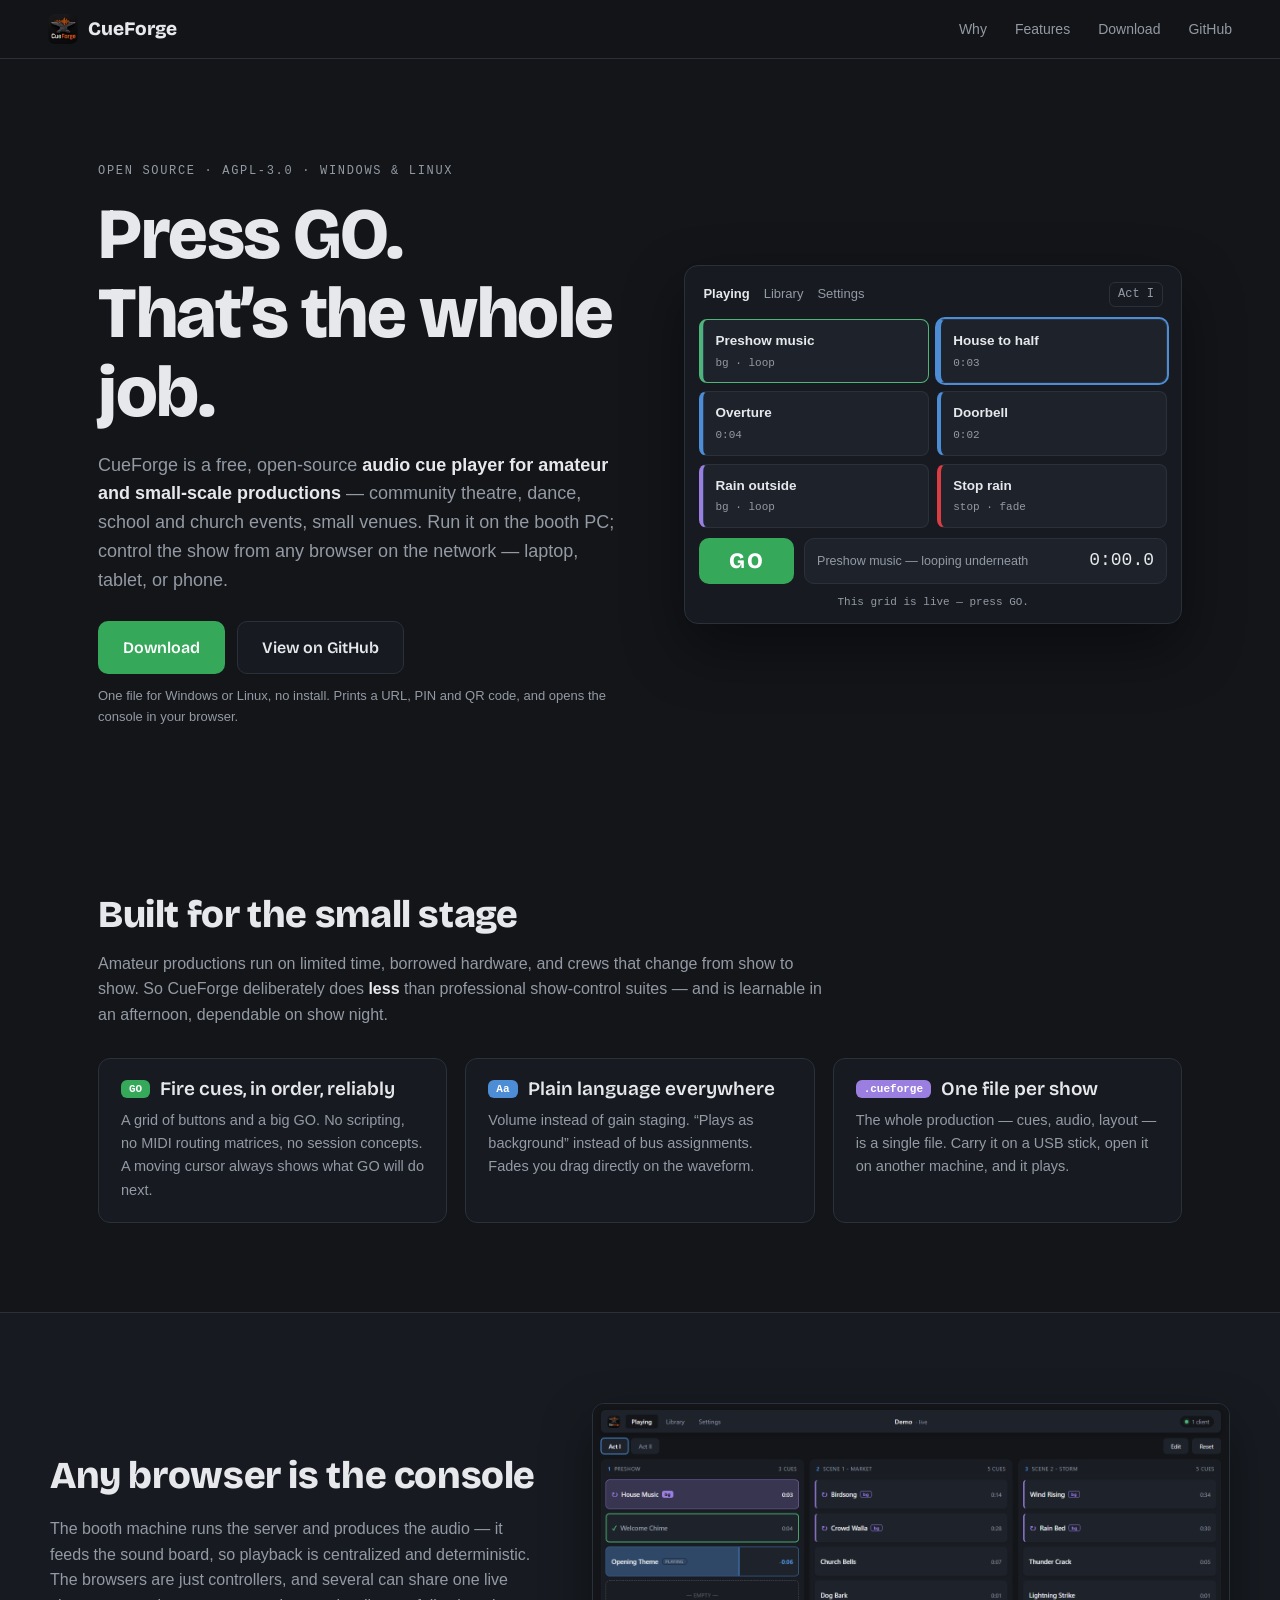
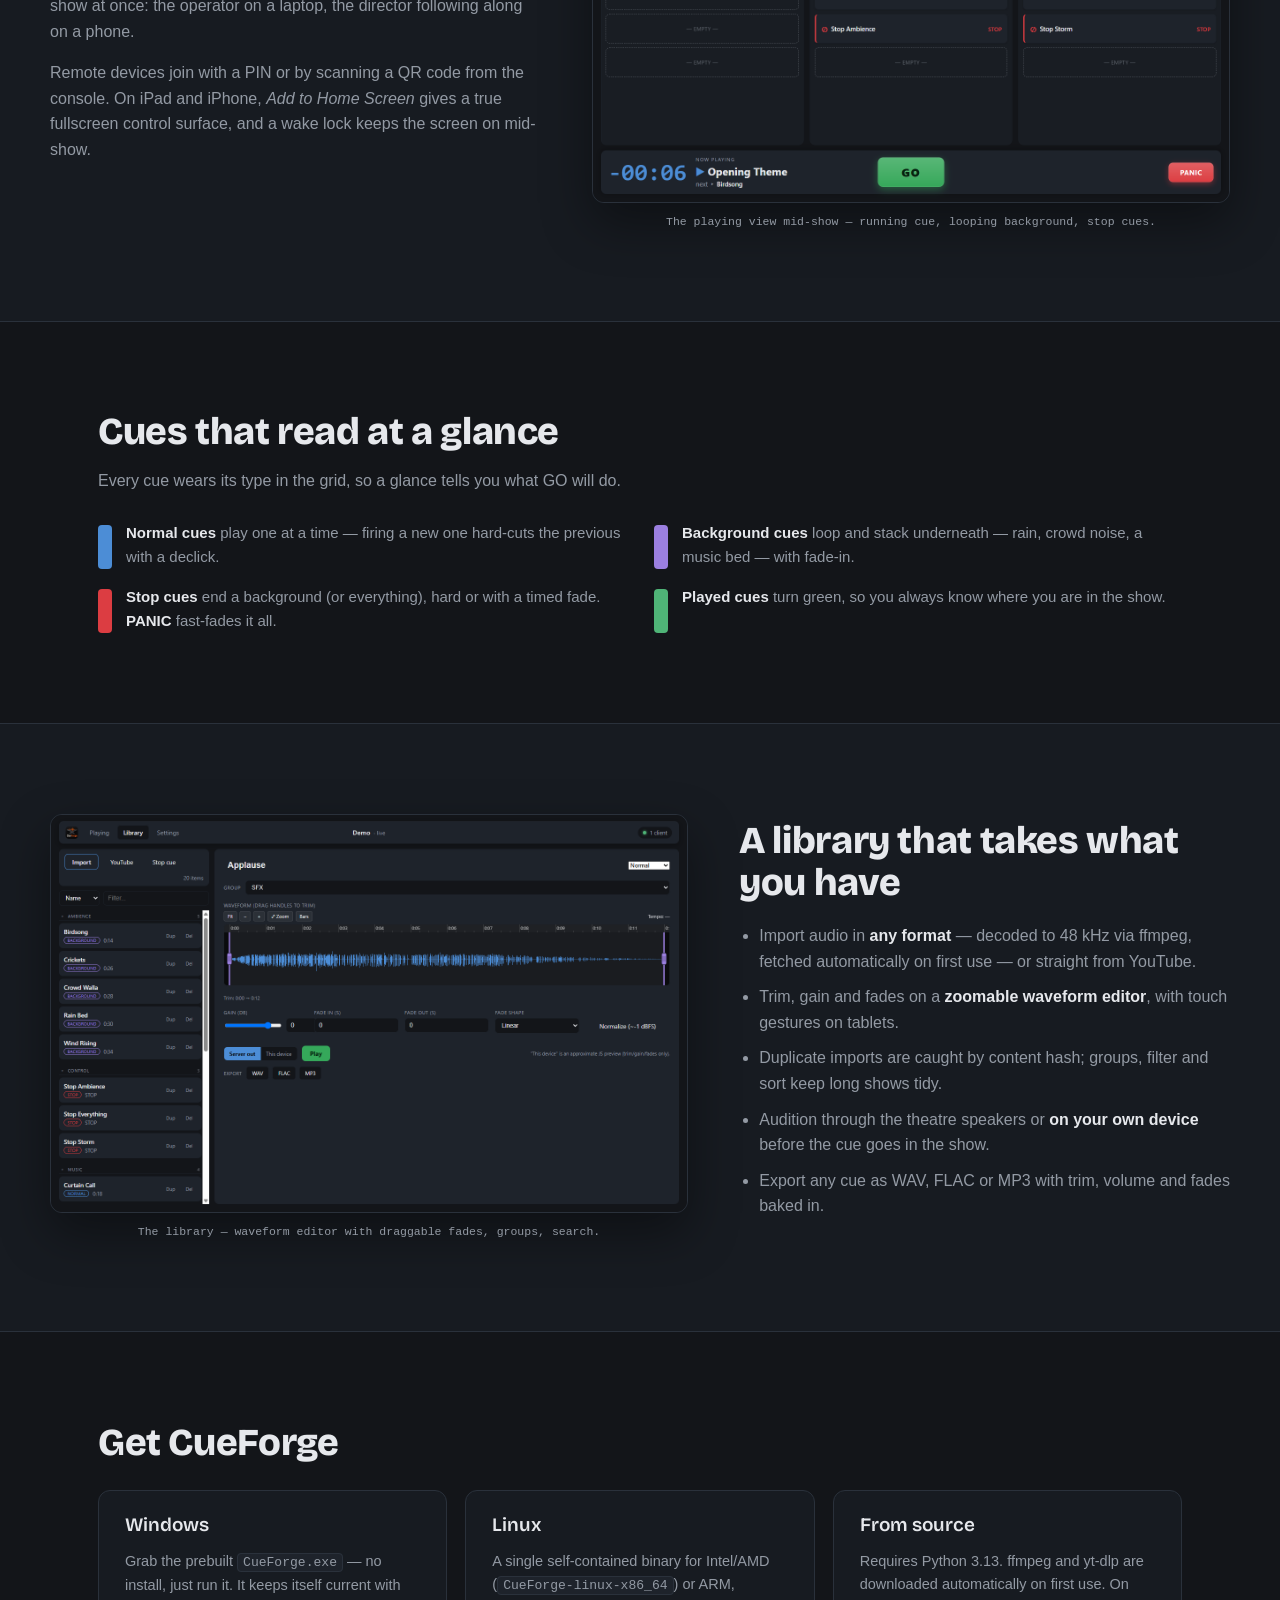
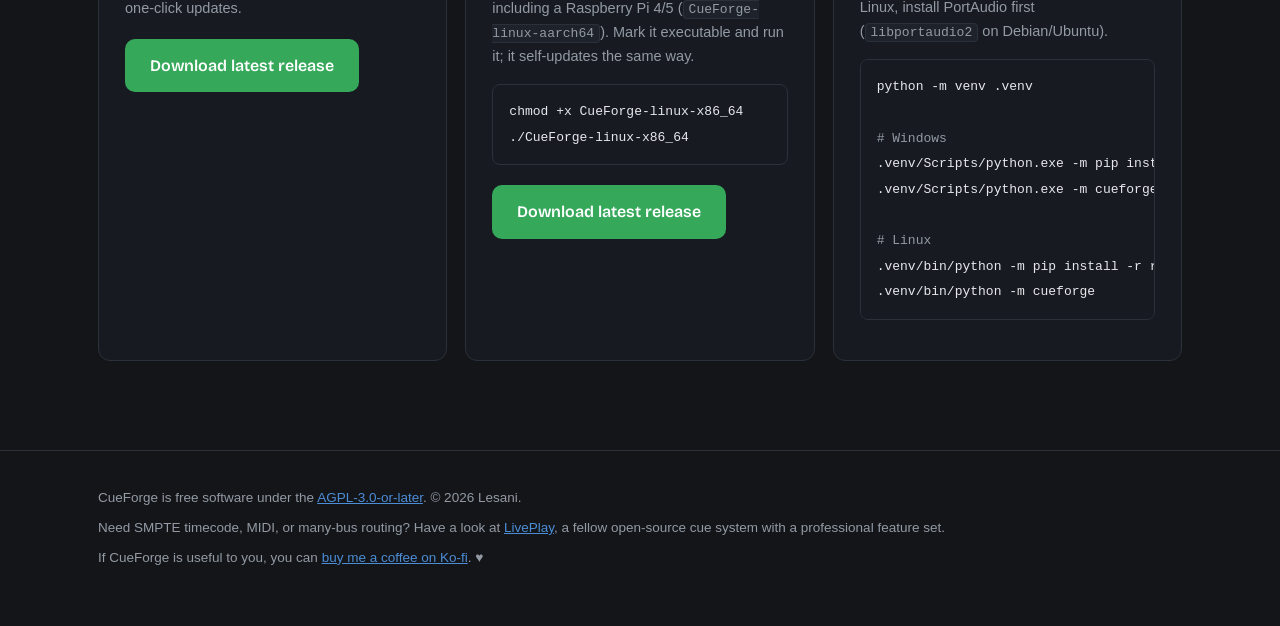
<file: index.html>
<!DOCTYPE html>
<html lang="en">
<head>
  <meta charset="utf-8" />
  <meta name="viewport" content="width=device-width, initial-scale=1" />
  <title>CueForge — audio cues for the small stage</title>
  <meta name="description" content="CueForge is a free, open-source audio cue player for amateur theatre, schools, churches and small venues. Runs on Windows and Linux: start the server on the booth machine, control the show from any browser." />
  <meta name="theme-color" content="#131519" />
  <link rel="icon" type="image/png" href="assets/icon-192.png" />
  <link rel="apple-touch-icon" href="assets/icon-192.png" />
  <meta property="og:title" content="CueForge — audio cues for the small stage" />
  <meta property="og:description" content="Free, open-source audio cue playback for amateur and small-scale productions. Big GO button, any browser as the console, one file per show." />
  <meta property="og:type" content="website" />
  <meta property="og:url" content="https://lesani.github.io/CueForge/" />
  <meta property="og:image" content="https://lesani.github.io/CueForge/assets/screenshot-playing-live.png" />
  <link rel="preconnect" href="https://fonts.googleapis.com" />
  <link rel="preconnect" href="https://fonts.gstatic.com" crossorigin />
  <link href="https://fonts.googleapis.com/css2?family=Bricolage+Grotesque:opsz,wght@12..96,400;12..96,600;12..96,800&display=swap" rel="stylesheet" />
  <link rel="stylesheet" href="style.css" />
</head>
<body>

<header class="topbar">
  <a class="brand" href="#">
    <img src="assets/icon-192.png" alt="" width="30" height="30" />
    <span>CueForge</span>
  </a>
  <nav class="topnav">
    <a href="#small-stage">Why</a>
    <a href="#features">Features</a>
    <a href="#download">Download</a>
    <a href="https://github.com/Lesani/CueForge" rel="noopener">GitHub</a>
  </nav>
</header>

<main>

  <!-- ============================================================ hero -->
  <section class="hero">
    <div class="hero-copy">
      <p class="eyebrow">Open source &middot; AGPL-3.0 &middot; Windows &amp; Linux</p>
      <h1>Press GO.<br />That&rsquo;s the whole job.</h1>
      <p class="lede">
        CueForge is a free, open-source <strong>audio cue player for amateur and
        small-scale productions</strong> — community theatre, dance, school and
        church events, small venues. Run it on the booth PC; control the show
        from any browser on the network — laptop, tablet, or phone.
      </p>
      <div class="cta-row">
        <a class="btn btn-go" href="#download">Download</a>
        <a class="btn btn-ghost" href="https://github.com/Lesani/CueForge" rel="noopener">View on GitHub</a>
      </div>
      <p class="cta-note">One file for Windows or Linux, no install. Prints a URL, PIN and QR code, and opens the console in your browser.</p>
    </div>

    <!-- signature: a working miniature of the playing view -->
    <div class="demo" id="demo" aria-label="Interactive demo of the CueForge playing grid">
      <div class="demo-head">
        <span class="demo-tab">Playing</span>
        <span class="demo-tab dim">Library</span>
        <span class="demo-tab dim">Settings</span>
        <span class="demo-page">Act I</span>
      </div>
      <div class="demo-grid" id="demoGrid"></div>
      <div class="demo-bar">
        <button class="demo-go" id="demoGo" type="button">GO</button>
        <div class="demo-now">
          <span class="demo-live" id="demoLive">Ready — GO fires the next cue</span>
          <span class="demo-timer" id="demoTimer">0:00.0</span>
        </div>
      </div>
      <p class="demo-hint">This grid is live — press GO.</p>
    </div>
  </section>

  <!-- ============================================================ why -->
  <section class="band" id="small-stage">
    <h2>Built for the small stage</h2>
    <p class="band-lede">
      Amateur productions run on limited time, borrowed hardware, and crews that
      change from show to show. So CueForge deliberately does
      <strong>less</strong> than professional show-control suites — and is
      learnable in an afternoon, dependable on show night.
    </p>
    <div class="pillars">
      <div class="pillar">
        <h3><span class="chip chip-go">GO</span> Fire cues, in order, reliably</h3>
        <p>A grid of buttons and a big GO. No scripting, no MIDI routing
           matrices, no session concepts. A moving cursor always shows what
           GO will do next.</p>
      </div>
      <div class="pillar">
        <h3><span class="chip chip-accent">Aa</span> Plain language everywhere</h3>
        <p>Volume instead of gain staging. &ldquo;Plays as background&rdquo;
           instead of bus assignments. Fades you drag directly on the
           waveform.</p>
      </div>
      <div class="pillar">
        <h3><span class="chip chip-violet">.cueforge</span> One file per show</h3>
        <p>The whole production — cues, audio, layout — is a single file.
           Carry it on a USB stick, open it on another machine, and it
           plays.</p>
      </div>
    </div>
  </section>

  <!-- ============================================================ console -->
  <section class="band alt">
    <div class="split">
      <div class="split-copy">
        <h2>Any browser is the console</h2>
        <p>The booth machine runs the server and produces the audio — it feeds
           the sound board, so playback is centralized and deterministic. The
           browsers are just controllers, and several can share one live show
           at once: the operator on a laptop, the director following along on
           a phone.</p>
        <p>Remote devices join with a PIN or by scanning a QR code from the
           console. On iPad and iPhone, <em>Add to Home Screen</em> gives a
           true fullscreen control surface, and a wake lock keeps the screen
           on mid-show.</p>
      </div>
      <figure class="shot">
        <img src="assets/screenshot-playing-live.png" alt="CueForge playing view: a cue running with progress fill, a looping background bed, and stop cues" loading="lazy" />
        <figcaption>The playing view mid-show — running cue, looping background, stop cues.</figcaption>
      </figure>
    </div>
  </section>

  <!-- ============================================================ cue model -->
  <section class="band" id="features">
    <h2>Cues that read at a glance</h2>
    <p class="band-lede">Every cue wears its type in the grid, so a glance tells you what GO will do.</p>
    <div class="cue-legend">
      <div class="legend-item"><span class="swatch" style="--c:#4C8DD6"></span><div><strong>Normal cues</strong> play one at a time — firing a new one hard-cuts the previous with a declick.</div></div>
      <div class="legend-item"><span class="swatch" style="--c:#9B7FE0"></span><div><strong>Background cues</strong> loop and stack underneath — rain, crowd noise, a music bed — with fade-in.</div></div>
      <div class="legend-item"><span class="swatch" style="--c:#DC3D42"></span><div><strong>Stop cues</strong> end a background (or everything), hard or with a timed fade. <strong>PANIC</strong> fast-fades it all.</div></div>
      <div class="legend-item"><span class="swatch" style="--c:#4FB477"></span><div><strong>Played cues</strong> turn green, so you always know where you are in the show.</div></div>
    </div>
  </section>

  <!-- ============================================================ library -->
  <section class="band alt">
    <div class="split rev">
      <div class="split-copy">
        <h2>A library that takes what you have</h2>
        <ul class="feature-list">
          <li>Import audio in <strong>any format</strong> — decoded to 48&nbsp;kHz via ffmpeg, fetched automatically on first use — or straight from YouTube.</li>
          <li>Trim, gain and fades on a <strong>zoomable waveform editor</strong>, with touch gestures on tablets.</li>
          <li>Duplicate imports are caught by content hash; groups, filter and sort keep long shows tidy.</li>
          <li>Audition through the theatre speakers or <strong>on your own device</strong> before the cue goes in the show.</li>
          <li>Export any cue as WAV, FLAC or MP3 with trim, volume and fades baked in.</li>
        </ul>
      </div>
      <figure class="shot">
        <img src="assets/screenshot-library.png" alt="CueForge library: waveform editor with fades and trim, grouped items" loading="lazy" />
        <figcaption>The library — waveform editor with draggable fades, groups, search.</figcaption>
      </figure>
    </div>
  </section>

  <!-- ============================================================ download -->
  <section class="band" id="download">
    <h2>Get CueForge</h2>
    <div class="dl-grid">
      <div class="dl-card">
        <h3>Windows</h3>
        <p>Grab the prebuilt <code>CueForge.exe</code> — no install, just run
           it. It keeps itself current with one-click updates.</p>
        <a class="btn btn-go" href="https://github.com/Lesani/CueForge/releases/latest" rel="noopener">Download latest release</a>
      </div>
      <div class="dl-card">
        <h3>Linux</h3>
        <p>A single self-contained binary for Intel/AMD
           (<code>CueForge-linux-x86_64</code>) or ARM, including a Raspberry Pi
           4/5 (<code>CueForge-linux-aarch64</code>). Mark it executable and run
           it; it self-updates the same way.</p>
<pre><code>chmod +x CueForge-linux-x86_64
./CueForge-linux-x86_64</code></pre>
        <a class="btn btn-go" href="https://github.com/Lesani/CueForge/releases/latest" rel="noopener">Download latest release</a>
      </div>
      <div class="dl-card">
        <h3>From source</h3>
        <p>Requires Python 3.13. ffmpeg and yt-dlp are downloaded
           automatically on first use. On Linux, install PortAudio first
           (<code>libportaudio2</code> on Debian/Ubuntu).</p>
<pre><code>python -m venv .venv

<span class="cmt"># Windows</span>
.venv/Scripts/python.exe -m pip install -r requirements.txt
.venv/Scripts/python.exe -m cueforge

<span class="cmt"># Linux</span>
.venv/bin/python -m pip install -r requirements.txt
.venv/bin/python -m cueforge</code></pre>
      </div>
    </div>
  </section>

</main>

<footer class="foot">
  <div class="foot-inner">
    <p>
      CueForge is free software under the
      <a href="https://github.com/Lesani/CueForge/blob/main/LICENSE" rel="noopener">AGPL-3.0-or-later</a>.
      &copy; 2026 Lesani.
    </p>
    <p>
      Need SMPTE timecode, MIDI, or many-bus routing? Have a look at
      <a href="https://tdoukinitsas.github.io/liveplay/" rel="noopener">LivePlay</a>,
      a fellow open-source cue system with a professional feature set.
    </p>
    <p>
      If CueForge is useful to you, you can
      <a href="https://ko-fi.com/lesani" rel="noopener">buy me a coffee on Ko-fi</a>. &hearts;
    </p>
  </div>
</footer>

<script src="demo.js"></script>
</body>
</html>
</file>
<file: style.css>
/* CueForge site — inherits the app's Graphite & Blue theme (cueforge/web/css/theme.css). */
:root {
  --bg:        #131519;
  --panel:     #1E232B;
  --panel-2:   #171B21;
  --border:    #2A313B;
  --text:      #E6E8EC;
  --muted:     #939AA4;
  --accent:    #4C8DD6;   /* playing */
  --played:    #4FB477;   /* played */
  --bg-cue:    #9B7FE0;   /* background cue */
  --go:        #35A85A;
  --panic:     #DC3D42;

  --display: "Bricolage Grotesque", -apple-system, "Segoe UI", sans-serif;
  --body: -apple-system, BlinkMacSystemFont, "Segoe UI", Roboto, Helvetica, Arial, sans-serif;
  --mono: "SF Mono", "Segoe UI Mono", "Roboto Mono", Consolas, "Liberation Mono", Menlo, monospace;
}

* { box-sizing: border-box; }
html { scroll-behavior: smooth; }
body {
  margin: 0;
  background: var(--bg);
  color: var(--text);
  font-family: var(--body);
  font-size: 16px;
  line-height: 1.6;
  -webkit-font-smoothing: antialiased;
}
img { max-width: 100%; display: block; }
a { color: var(--accent); }
code {
  font-family: var(--mono);
  font-size: 0.9em;
  background: var(--panel);
  border: 1px solid var(--border);
  border-radius: 4px;
  padding: 1px 5px;
}
pre {
  background: var(--panel-2);
  border: 1px solid var(--border);
  border-radius: 8px;
  padding: 14px 16px;
  overflow-x: auto;
}
pre code { background: none; border: none; padding: 0; font-size: 13px; }
/* Comment lines inside a code block, dimmed so the commands stay dominant. */
pre code .cmt { color: var(--muted); }
:focus-visible { outline: 2px solid var(--accent); outline-offset: 2px; }

h1, h2, h3 { font-family: var(--display); line-height: 1.1; margin: 0 0 0.5em; }
h2 { font-size: clamp(26px, 4vw, 38px); font-weight: 800; letter-spacing: -0.01em; }
h3 { font-size: 19px; font-weight: 600; }

/* ---------------------------------------------------------------- topbar */
.topbar {
  display: flex;
  align-items: center;
  justify-content: space-between;
  gap: 16px;
  padding: 14px clamp(16px, 4vw, 48px);
  border-bottom: 1px solid var(--border);
  position: sticky;
  top: 0;
  background: rgba(19, 21, 25, 0.88);
  backdrop-filter: blur(8px);
  z-index: 10;
}
.brand {
  display: flex;
  align-items: center;
  gap: 10px;
  color: var(--text);
  text-decoration: none;
  font-family: var(--display);
  font-weight: 800;
  font-size: 19px;
}
.brand img { border-radius: 7px; }
.topnav { display: flex; gap: clamp(10px, 2.5vw, 28px); }
.topnav a { color: var(--muted); text-decoration: none; font-size: 14px; }
.topnav a:hover { color: var(--text); }

/* ---------------------------------------------------------------- hero */
.hero {
  display: grid;
  grid-template-columns: minmax(0, 1.05fr) minmax(0, 1fr);
  gap: clamp(28px, 5vw, 72px);
  align-items: center;
  max-width: 1180px;
  margin: 0 auto;
  padding: clamp(48px, 8vw, 110px) clamp(16px, 4vw, 48px) clamp(40px, 6vw, 90px);
}
.eyebrow {
  font-family: var(--mono);
  font-size: 12px;
  letter-spacing: 0.14em;
  text-transform: uppercase;
  color: var(--muted);
  margin: 0 0 14px;
}
.hero h1 {
  font-size: clamp(40px, 6.5vw, 72px);
  font-weight: 800;
  letter-spacing: -0.02em;
  margin: 0 0 18px;
}
.lede { font-size: clamp(16px, 1.6vw, 18px); color: var(--muted); max-width: 34em; }
.lede strong { color: var(--text); }
.cta-row { display: flex; flex-wrap: wrap; gap: 12px; margin: 26px 0 12px; }
.btn {
  display: inline-block;
  font-family: var(--display);
  font-weight: 600;
  font-size: 16px;
  text-decoration: none;
  border-radius: 10px;
  padding: 13px 24px;
  border: 1px solid transparent;
  transition: transform 0.06s ease, filter 0.12s ease;
}
.btn:active { transform: scale(0.98); }
.btn-go { background: var(--go); color: #fff; }
.btn-go:hover { filter: brightness(1.12); }
.btn-ghost { border-color: var(--border); color: var(--text); background: var(--panel-2); }
.btn-ghost:hover { border-color: var(--muted); }
.cta-note { font-size: 13px; color: var(--muted); margin: 0; }

/* ---------------------------------------------------------------- demo */
.demo {
  background: var(--panel-2);
  border: 1px solid var(--border);
  border-radius: 14px;
  padding: 14px 14px 10px;
  box-shadow: 0 24px 60px rgba(0, 0, 0, 0.45);
}
.demo-head {
  display: flex;
  align-items: center;
  gap: 14px;
  padding: 2px 4px 12px;
  font-size: 13px;
}
.demo-tab { color: var(--text); font-weight: 600; }
.demo-tab.dim { color: var(--muted); font-weight: 400; }
.demo-page {
  margin-left: auto;
  font-family: var(--mono);
  font-size: 12px;
  color: var(--muted);
  border: 1px solid var(--border);
  border-radius: 6px;
  padding: 2px 8px;
}
.demo-grid {
  display: grid;
  grid-template-columns: repeat(2, 1fr);
  gap: 8px;
}
.dcell {
  position: relative;
  overflow: hidden;
  border: 1px solid var(--border);
  border-left-width: 4px;
  border-radius: 8px;
  background: var(--panel);
  padding: 10px 12px;
  min-height: 58px;
  font: inherit;
  color: var(--text);
  text-align: left;
  cursor: pointer;
  transition: transform 0.05s ease, border-color 0.15s ease;
}
.dcell:active { transform: scale(0.98); }
.dcell .dfill {
  position: absolute;
  inset: 0;
  background: rgba(76, 141, 214, 0.35);
  transform: translateX(-100%);
  border-right: 2px solid var(--accent);
  pointer-events: none;
}
.dcell .dname { position: relative; font-size: 13.5px; font-weight: 600; display: block; }
.dcell .dmeta {
  position: relative;
  display: block;
  font-family: var(--mono);
  font-size: 11px;
  color: var(--muted);
  margin-top: 3px;
}
.dcell[data-type="normal"] { border-left-color: var(--accent); }
.dcell[data-type="bg"]     { border-left-color: var(--bg-cue); }
.dcell[data-type="stop"]   { border-left-color: var(--panic); }
.dcell.played { border-color: var(--played); border-left-width: 4px; }
.dcell.cursor { box-shadow: 0 0 0 2px var(--accent); }
.dcell.bg-running { animation: bgpulse 2.2s ease-in-out infinite; }
@keyframes bgpulse {
  0%, 100% { background: var(--panel); }
  50%      { background: rgba(155, 127, 224, 0.16); }
}
.demo-bar {
  display: flex;
  align-items: stretch;
  gap: 10px;
  margin-top: 10px;
}
.demo-go {
  font-family: var(--display);
  font-weight: 800;
  font-size: 22px;
  letter-spacing: 0.06em;
  color: #fff;
  background: var(--go);
  border: none;
  border-radius: 10px;
  padding: 10px 30px;
  cursor: pointer;
  transition: transform 0.05s ease, filter 0.12s ease;
}
.demo-go:hover { filter: brightness(1.12); }
.demo-go:active { transform: scale(0.97); }
.demo-now {
  flex: 1;
  min-width: 0;
  display: flex;
  align-items: center;
  justify-content: space-between;
  gap: 10px;
  background: var(--panel);
  border: 1px solid var(--border);
  border-radius: 10px;
  padding: 6px 12px;
}
.demo-live {
  font-size: 12.5px;
  color: var(--muted);
  white-space: nowrap;
  overflow: hidden;
  text-overflow: ellipsis;
}
.demo-timer { font-family: var(--mono); font-size: 18px; color: var(--text); }
.demo-hint {
  text-align: center;
  font-family: var(--mono);
  font-size: 11px;
  color: var(--muted);
  margin: 10px 0 2px;
}

/* ---------------------------------------------------------------- bands */
.band {
  max-width: 1180px;
  margin: 0 auto;
  padding: clamp(44px, 7vw, 90px) clamp(16px, 4vw, 48px);
}
.band.alt {
  max-width: none;
  background: var(--panel-2);
  border-top: 1px solid var(--border);
  border-bottom: 1px solid var(--border);
}
.band.alt > .split { max-width: 1180px; margin: 0 auto; }
.band-lede { color: var(--muted); max-width: 46em; margin-top: -4px; }
.band-lede strong { color: var(--text); }

.pillars {
  display: grid;
  grid-template-columns: repeat(3, 1fr);
  gap: 18px;
  margin-top: 30px;
}
.pillar {
  background: var(--panel-2);
  border: 1px solid var(--border);
  border-radius: 12px;
  padding: 20px 22px;
}
.pillar h3 { display: flex; align-items: center; gap: 10px; }
.pillar p { color: var(--muted); font-size: 14.5px; margin: 0; }
.chip {
  font-family: var(--mono);
  font-size: 11px;
  font-weight: 700;
  border-radius: 6px;
  padding: 3px 8px;
  color: #fff;
  flex: none;
}
.chip-go { background: var(--go); }
.chip-accent { background: var(--accent); }
.chip-violet { background: var(--bg-cue); }

.split {
  display: grid;
  grid-template-columns: minmax(0, 1fr) minmax(0, 1.3fr);
  gap: clamp(24px, 4vw, 56px);
  align-items: center;
}
.split.rev { grid-template-columns: minmax(0, 1.3fr) minmax(0, 1fr); }
.split.rev .split-copy { order: 2; }
.split.rev .shot { order: 1; }
.split-copy p { color: var(--muted); }
.shot { margin: 0; }
.shot img {
  border: 1px solid var(--border);
  border-radius: 12px;
  box-shadow: 0 20px 50px rgba(0, 0, 0, 0.4);
}
.shot figcaption {
  font-family: var(--mono);
  font-size: 11.5px;
  color: var(--muted);
  margin-top: 10px;
  text-align: center;
}
.feature-list { padding-left: 20px; color: var(--muted); }
.feature-list li { margin-bottom: 10px; }
.feature-list strong { color: var(--text); }

.cue-legend {
  display: grid;
  grid-template-columns: repeat(2, 1fr);
  gap: 16px 28px;
  margin-top: 28px;
}
.legend-item { display: flex; gap: 14px; color: var(--muted); font-size: 15px; }
.legend-item strong { color: var(--text); }
.swatch {
  flex: none;
  width: 14px;
  border-radius: 4px;
  background: var(--c);
  margin-top: 4px;
  min-height: 44px;
}

.dl-grid {
  display: grid;
  /* Fits the three download cards side by side on a desktop and reflows to
     two, then one, without needing a breakpoint per card count. */
  grid-template-columns: repeat(auto-fit, minmax(260px, 1fr));
  gap: 18px;
  margin-top: 26px;
}
.dl-card {
  background: var(--panel-2);
  border: 1px solid var(--border);
  border-radius: 12px;
  padding: 24px 26px;
}
.dl-card p { color: var(--muted); font-size: 14.5px; }
.dl-card .btn { margin-top: 4px; }

/* ---------------------------------------------------------------- footer */
.foot { border-top: 1px solid var(--border); }
.foot-inner {
  max-width: 1180px;
  margin: 0 auto;
  padding: 36px clamp(16px, 4vw, 48px) 48px;
  color: var(--muted);
  font-size: 13.5px;
}
.foot-inner p { margin: 0 0 8px; }

/* ---------------------------------------------------------------- responsive */
@media (max-width: 900px) {
  .hero { grid-template-columns: 1fr; }
  .split, .split.rev { grid-template-columns: 1fr; }
  .split.rev .split-copy { order: 1; }
  .split.rev .shot { order: 2; }
  .pillars { grid-template-columns: 1fr; }
  .cue-legend { grid-template-columns: 1fr; }
  .dl-grid { grid-template-columns: 1fr; }
}
@media (max-width: 480px) {
  .topnav a:first-child { display: none; }
  .demo-go { padding: 10px 22px; }
}

@media (prefers-reduced-motion: reduce) {
  html { scroll-behavior: auto; }
  .dcell.bg-running { animation: none; background: rgba(155, 127, 224, 0.16); }
  .dcell .dfill { transition: none !important; }
}
</file>
